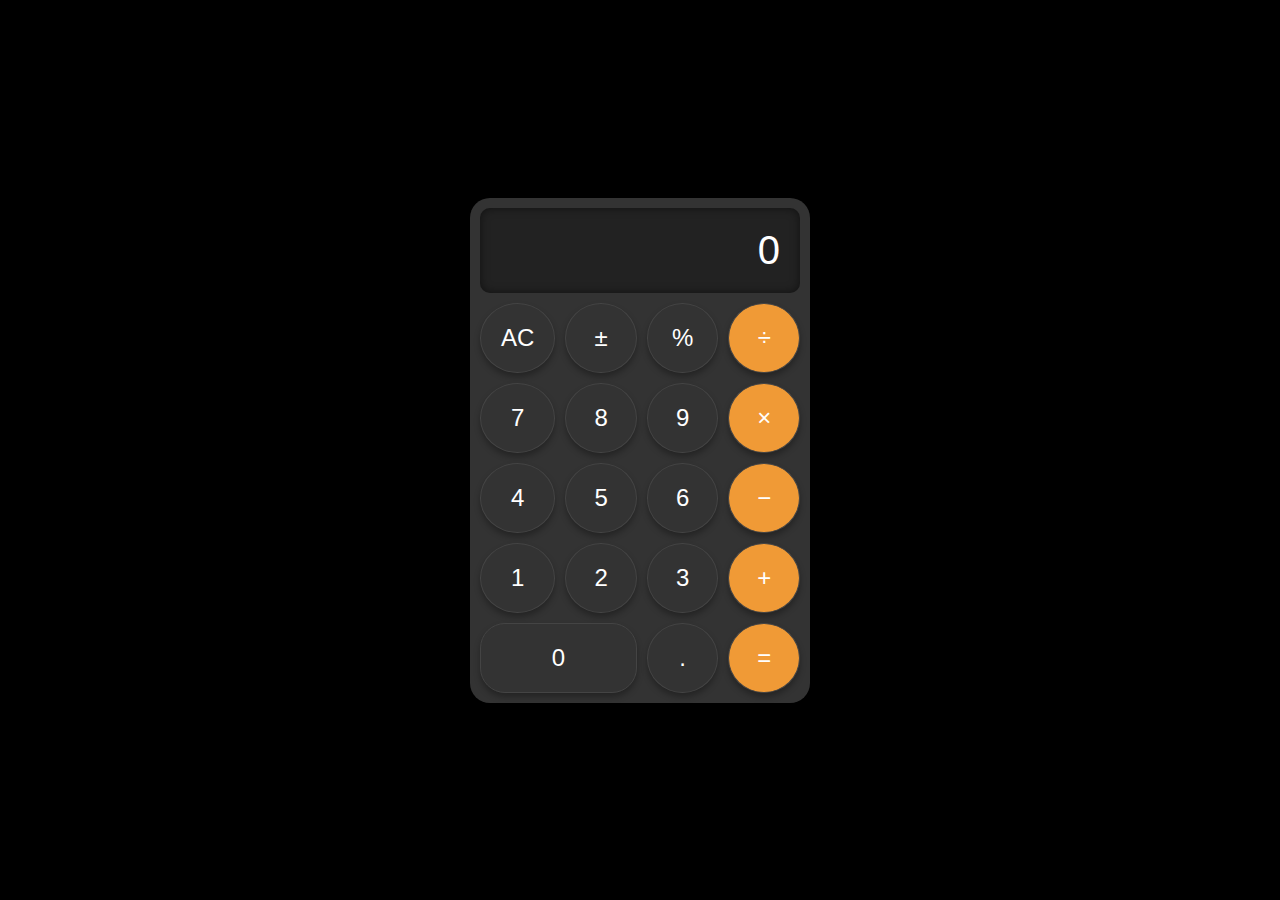
<file: CALCULATOR/index.html>
<!DOCTYPE html>
<html lang="en">
<head>
    <meta charset="UTF-8">
    <meta name="viewport" content="width=device-width, initial-scale=1.0">
    <title>iPhone Calculator</title>
    <link rel="stylesheet" href="style.css">
    <link rel="icon" href="calculator.png">
</head>
<body>
    <div class="calculator">
        <div class="display" id="display">0</div>
        <div class="buttons">
            <button class="button" onclick="clearDisplay()">AC</button>
            <button class="button" onclick="appendCharacter('')">±</button>
            <button class="button" onclick="appendCharacter('%')">%</button>
            <button class="button operator" onclick="appendOperator('/')">÷</button>

            <button class="button" onclick="appendCharacter('7')">7</button>
            <button class="button" onclick="appendCharacter('8')">8</button>
            <button class="button" onclick="appendCharacter('9')">9</button>
            <button class="button operator" onclick="appendOperator('*')">×</button>

            <button class="button" onclick="appendCharacter('4')">4</button>
            <button class="button" onclick="appendCharacter('5')">5</button>
            <button class="button" onclick="appendCharacter('6')">6</button>
            <button class="button operator" onclick="appendOperator('-')">−</button>

            <button class="button" onclick="appendCharacter('1')">1</button>
            <button class="button" onclick="appendCharacter('2')">2</button>
            <button class="button" onclick="appendCharacter('3')">3</button>
            <button class="button operator" onclick="appendOperator('+')">+</button>

            <button class="button zero" onclick="appendCharacter('0')">0</button>
            <button class="button" onclick="appendCharacter('.')">.</button>
            <button class="button operator" onclick="evaluateExpression()">=</button>
        </div>
    </div>
    <script src="script.js"></script>
</body>
</html>
</file>
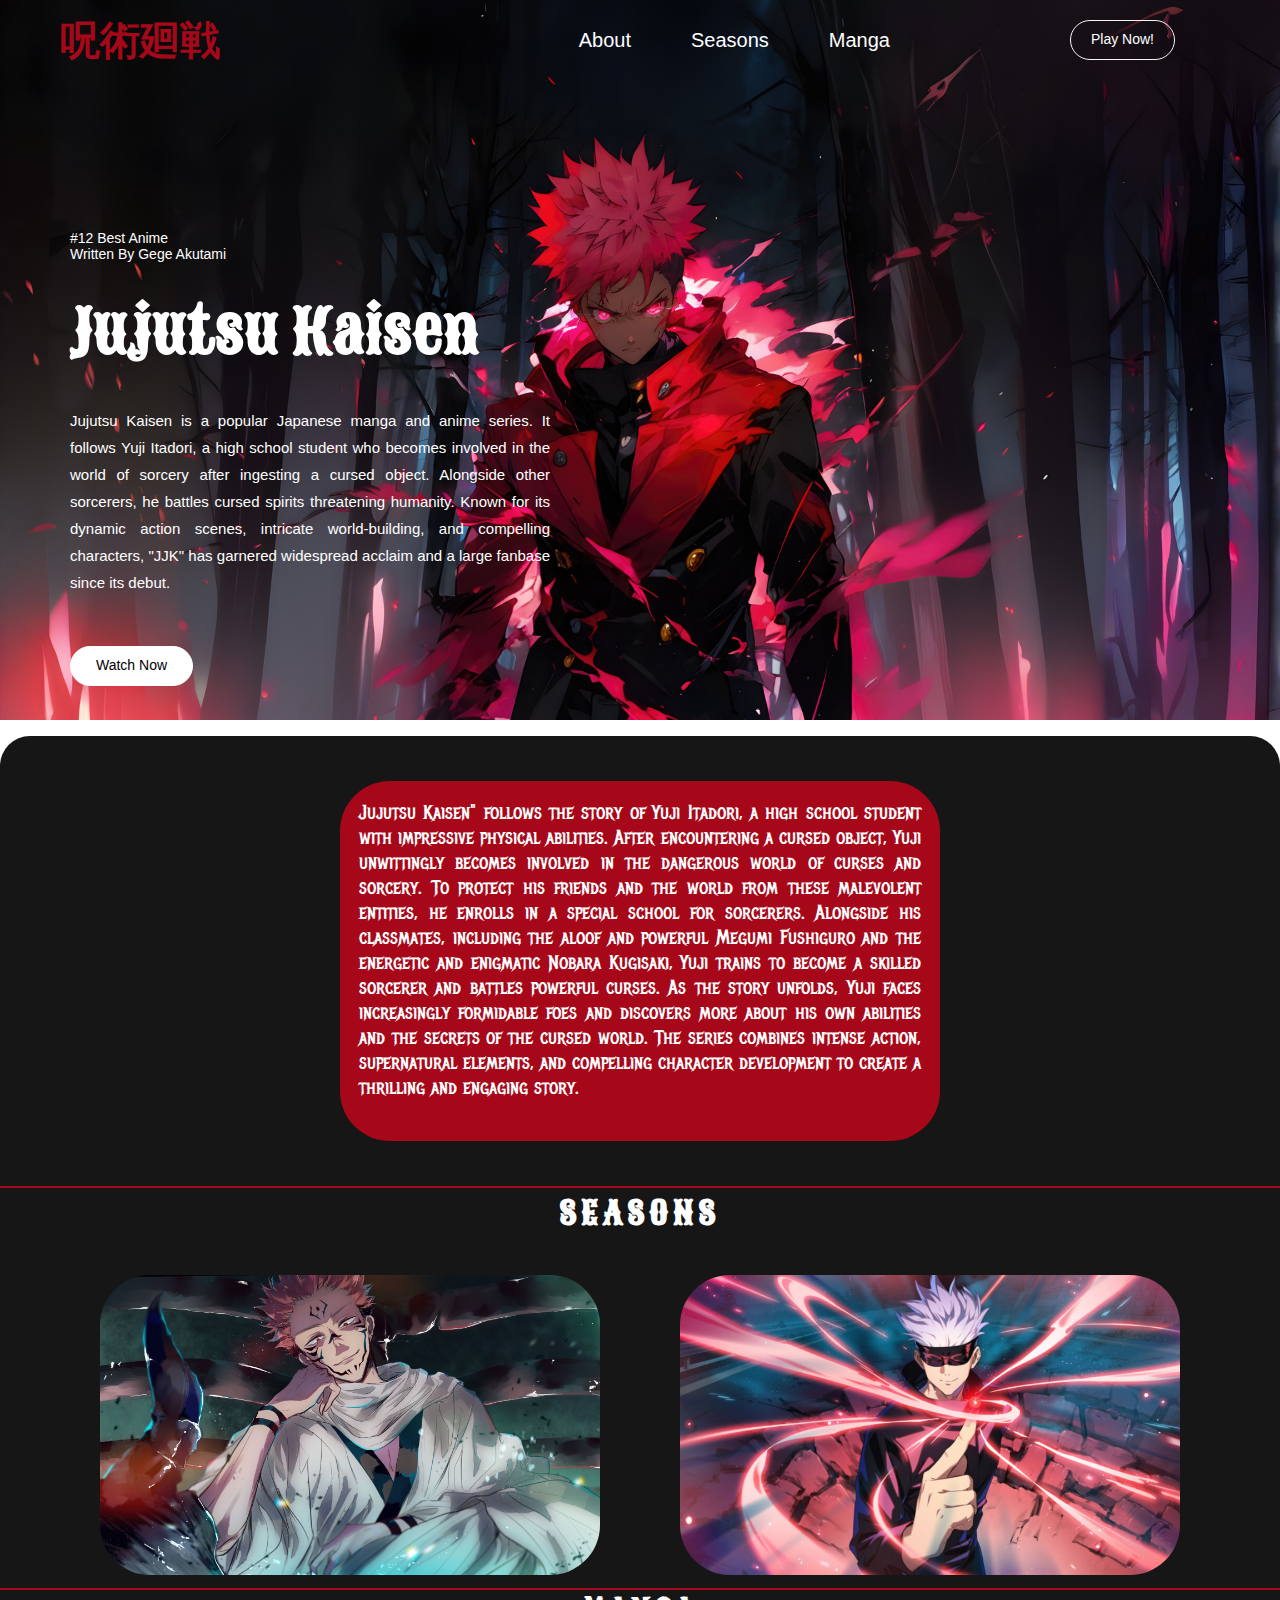
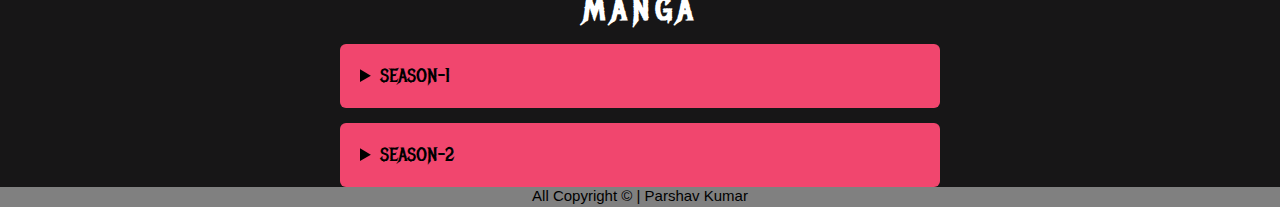
<file: LANDING PAGE/index.html>
<!DOCTYPE html>
<html lang="en">
<head>
    <meta charset="UTF-8">
    <meta name="viewport" content="width=device-width, initial-scale=1.0">
    <link rel="stylesheet" href="style.css">
    <link rel="icon" href="Images/icon.png">
    <title>LANDING PAGE | ANIME </title>
</head>
<body>
    <div class="navbar">
        <h2 class="logo">呪術廻戦</h2>
        <ul class="navigation">
            <li><a href="#About">About</a></li>
            <li><a href="#Seasons">Seasons</a></li>
            <li><a href="#Manga">Manga</a></li>
            <li class="button"><a href="#">Play Now!</a></li>
        </ul>
    </div>

    <div class="cntnt">
        <div class="mn_txt">
            <h6>#12 Best Anime <br>Written By Gege Akutami</h6>
                <h1>Jujutsu Kaisen</h1>
                <p>Jujutsu Kaisen is a popular Japanese manga and anime series. It follows Yuji Itadori, a high school student who becomes involved in the world of sorcery after ingesting a cursed object. Alongside other sorcerers, he battles cursed spirits threatening humanity. Known for its dynamic action scenes, intricate world-building, and compelling characters, "JJK" has garnered widespread acclaim and a large fanbase since its debut.</p>
                <a href="https://hianime.to/watch/jujutsu-kaisen-tv-534?ep=10789" target="_blank">Watch Now</a>
        </div>
    </div>




    <div class="outer-about">
        <div id="About">
            <p>Jujutsu Kaisen" follows the story of Yuji Itadori, a high school student with impressive physical abilities. After encountering a cursed object, Yuji unwittingly becomes involved in the dangerous world of curses and sorcery. To protect his friends and the world from these malevolent entities, he enrolls in a special school for sorcerers. Alongside his classmates, including the aloof and powerful Megumi Fushiguro and the energetic and enigmatic Nobara Kugisaki, Yuji trains to become a skilled sorcerer and battles powerful curses. As the story unfolds, Yuji faces increasingly formidable foes and discovers more about his own abilities and the secrets of the cursed world. The series combines intense action, supernatural elements, and compelling character development to create a thrilling and engaging story.
            </p>
        </div>
    </div>


    <hr>

    <div id="Seasons"> 
        <h1>SEASONS</h1>
        <div id="season1">
            <div class="text1">
                <h3>SEASON-1</h3>
                <p>Yuji Itadori, a high school student with incredible physical abilities. After a chain of events, Yuji swallows a cursed object called Sukuna's finger, which leads him into the world of jujutsu sorcerers, who fight curses threatening humanity. Yuji joins Tokyo Metropolitan Curse Technical College (Jujutsu High) to become a jujutsu sorcerer and control Sukuna's power.
                </p>
            </div>
        </div>


        <div id="season2">
            <div class="text2">
                <h3>SEASON-2</h3>
                <p>delve deeper into the world of jujutsu sorcerers as the conflict between the Tokyo and Kyoto sister schools escalates. The Kyoto sister school challenges Jujutsu High to a series of battles to determine the strength and leadership of the two schools. These clashes not only showcase the abilities of various sorcerers but also explore their personalities and motivations. </p>
            </div>
        </div>
    </div>
    

    <hr>

    <div id="Manga">
        <h3>MANGA</h3>
        <details>
            <summary>SEASON-1</summary>
            <ul>
                <li><a href="https://ww2.jujustukaisen.com/manga/jujutsu-kaisen-chapter-1/" target="_blank">Chapter-1</a></li>
                <li><a href="https://ww2.jujustukaisen.com/manga/jujustu-kaisen-chapter-2/" target="_blank">Chapter-2</a></li>
                <li><a href="https://ww2.jujustukaisen.com/manga/jujustu-kaisen-chapter-3/" target="_blank">Chapter-3</a></li>
                <li><a href="https://ww2.jujustukaisen.com/manga/jujustu-kaisen-chapter-4/" target="_blank">Chapter-4</a></li>
                <li><a href="https://ww2.jujustukaisen.com/manga/jujustu-kaisen-chapter-5/" target="_blank">Chapter-5</a></li>
            </ul>
        </details>


        <details>
            <summary>SEASON-2</summary>
            <ul>
                <li><a href="https://ww2.jujustukaisen.com/manga/jujustu-kaisen-chapter-6/" target="_blank">Chapter-6</a></li>
                <li><a href="https://ww2.jujustukaisen.com/manga/jujutsu-kaisen-chapter-7/" target="_blank">Chapter-7</a></li>
                <li><a href="https://ww2.jujustukaisen.com/manga/jujustu-kaisen-chapter-8/" target="_blank">Chapter-8</a></li>
                <li><a href="https://ww2.jujustukaisen.com/manga/jujustu-kaisen-chapter-9/" target="_blank">Chapter-9</a></li>
                <li><a href="https://ww2.jujustukaisen.com/manga/jujustu-kaisen-chapter-10/" target="_blank">Chapter-10</a></li>
            </ul>
        </details>

    </div>

    <footer>All Copyright &copy | Parshav Kumar</footer>

</body>
</html>
</file>
<file: CALCULATOR/style.css>
body {
    display: flex;
    justify-content: center;
    align-items: center;
    height: 100vh;
    background-color: #000;
    margin: 0;
    font-family: 'Helvetica Neue', sans-serif;
}

.calculator {
    width: 320px;
    border-radius: 20px;
    overflow: hidden;
    background-color: #333;
    box-shadow: 0px 0px 10px rgba(0, 0, 0, 0.5);
    padding: 10px;
}

.display {
    background-color: #222;
    color: white;
    text-align: right;
    padding: 20px;
    font-size: 2.5em;
    box-sizing: border-box;
    border-radius: 10px;
    margin-bottom: 10px;
    box-shadow: inset 0px 0px 10px rgba(0, 0, 0, 0.5);
}

.buttons {
    display: grid;
    grid-template-columns: repeat(4, 1fr);
    gap: 10px;
}

.button {
    background-color: #333;
    border: 1px solid #444;
    color: white;
    font-size: 1.5em;
    padding: 20px;
    cursor: pointer;
    outline: none;
    transition: background-color 0.2s, box-shadow 0.2s;
    border-radius: 50%;
    display: flex;
    justify-content: center;
    align-items: center;
    box-shadow: 0px 4px 6px rgba(0, 0, 0, 0.3);
}

.button:hover {
    box-shadow: 0px 6px 8px rgba(0, 0, 0, 0.4);
}

.button:active {
    background-color: #555;
    box-shadow: 0px 2px 4px rgba(0, 0, 0, 0.2);
}

.button.zero {
    grid-column: span 2;
    border-radius: 25px; /* Adjusted for larger button */
}

.operator {
    background-color: #f09a36;
    color: white;
}

.operator:hover {
    box-shadow: 0px 6px 8px rgba(0, 0, 0, 0.4);
}

.operator:active {
    background-color: #d87b24;
    box-shadow: 0px 2px 4px rgba(0, 0, 0, 0.2);
}
</file>
<file: LANDING PAGE/style.css>
@import url('https://fonts.googleapis.com/css2?family=Sancreek&display=swap');
@import url('https://fonts.googleapis.com/css2?family=Metal+Mania&display=swap');


*{
    padding: 0;
    margin: 0;
    border: border-box;
    font-family: sans-serif;
    scroll-behavior: smooth;
}

html{
    scroll-behavior: smooth;
}

body{
    background-image: url(Images/background.jpg);
    background-repeat: no-repeat;
    background-size: contain;
}

.logo{
    color: #a6081a;
    margin: 0 50px;
    font-size: 40px;
    animation: slideRight 0.8s;
}


.navbar{
    border-bottom: 10px solid transparent;
    border-radius: 10%;
    height: 60px;
    background-color: transparent;
    justify-content: space-between;
    display: flex;
    padding: 10px;
    align-items: center;
}

.navigation{
    display: flex;
    position: relative;
    right: 15px;
    list-style-type: none;
    text-decoration: none;
    margin: 50px;
}

.navigation li{
    display: flex;
    justify-content: center;
    align-items: center;
}

.navigation a{
    display: inline-block;
    margin: 0 30px;
    color: white;
    text-decoration: none;
    font-size: 20px;
    animation: slideDown 1.5s;
}

.navigation li:not(:last-child) a:hover,
.navigation li:not(:last-child) a:focus{
    color: #a6081a;
    transition: 0.4s;
}

.navigation .button a{
    background: transparent;
    color:white ;
    border: 1px solid #f5f5f5;
    padding: 9px 20px;
    border-radius: 30px;
    line-height: 1.4;
    font-size: 14px;
    font-weight: 500;
    margin-left: 150px;
}

.navigation .button a:hover{
    color: white;
    background-color: #a6081a;
    transition: 0.8s;
}

.cntnt{
    padding-top: 140px;
}


.mn_txt{
    position: relative;
    z-index: 2;
    margin-bottom: 50px;
    margin-left: 70px;
}

h6{
    font-size: 14px;
    font-weight: 400;
    color: white;
    margin-bottom: 40px;
    animation: appear 1s;
}

 h1{
    font-size: 60px;
    line-height: 1;
    color: white;
    margin: 0px 0px 45px;
    font-family: "Sancreek", serif;
    animation: appear 1.5s;
}


.mn_txt p{
    text-align: justify;
    max-width: 100%;
    width: 480px;
    color: white;
    line-height: 1.8;
    font-size: 15px;
    margin-bottom: 50px;
    animation: appear 1.8s;
}

.mn_txt a{
    display: inline-block;
    text-decoration: none;
    color: black;
    background: white;
    border: 1px solid white;
    padding: 9px 25px;
    line-height: 1.4;
    border-radius: 30px;
    font-size: 14px;
    font-weight: 500;
    animation: appear 1.8s;
}


.cntnt .mn_txt a:hover{
    transform: scale(1.2);
    border: 1px solid white;
    background: transparent;
    color: white;
    transition: .4s;
}


.outer-about{
    background: rgb(23, 22, 22);
    display: flex;
    align-items: center;
    justify-content: center;
    height: 450px;
    border-top-left-radius: 30px;
    border-top-right-radius: 30px;
}


#About{
    background-color: #a6081a;
    margin-top: 50px;
    text-align: justify;
    margin: auto;
    height: 360px;
    width: 600px;
    border-radius: 50px;
    color: white;
    animation: appear linear;
    animation-timeline: view();
    animation-range: entry 0 cover 40%;
}

#About p{
    font-family: "Metal Mania", system-ui;
    margin: auto;
    display: flex;
    align-items: center;
    justify-content: center;
    text-align: justify;
    font-size: 20px;
    font-weight: 100;
    padding: 19px;
}

hr{
    border: 1px solid #a6081a;
}


#Seasons{
    padding: 0 100px;
    height: 400px;
    background: rgb(23, 22, 22);
}

#Seasons h1{
    color: white;
    padding: 10px 0 0 0;
    text-align: center;
    font-size: 32px;
    letter-spacing: 5px;
}


/* SEASON-1 IMG CSS STARTS HERE */


#season1{
    height: 300px;
    width: 500px;
    background-image: url(Images/season1.jpg);
    background-size: cover;
    display: inline-block;
    position: relative;
    overflow: hidden;
    border-radius: 50px;
    animation: slideRight linear;
    animation-timeline: view();
    animation-range: entry 0 cover 40%;
}
    
.text1{
    background-color: rgba(0, 0, 0, 0.8);
    height: 100%;
    width: 100%;
    position: absolute;
    color: white;
    padding: 20px;
    box-sizing: border-box;
    top: 0;
    left: -100%;
    transition: all 0.5s;
}

.text1 p{
    padding: 15px 0;
    font-family: "Metal Mania", system-ui;
    text-align: justify;
    font-size: 20px;
}

.text1 h3{
    font-family: "Metal Mania", system-ui;
    text-align: center;
}

#season1:hover .text1{
    left: 0;
}


/* SEASON-2 IMG CSS STARTS HERE */
    
#season2{
    height: 300px;
    width: 500px;
    background-image: url(Images/season2.jpg);
    background-size: cover;
    float: right;
    border-radius: 50px;
    box-sizing: border-box;
    overflow: hidden;
    position: relative;
    animation: slideLeft linear;
    animation-timeline: view();
    animation-range: entry 0 cover 40%;
}

.text2{
    background-color: rgba(0, 0, 0, 0.8);
    height: 100%;
    width: 100%;
    position: absolute;
    color: white;
    padding: 20px;
    box-sizing: border-box;
    top: 0;
    left: -100%;
    transition: all 0.5s;
}

.text2 p{
    padding: 15px 0;
    font-family: "Metal Mania", system-ui;
    text-align: justify;
    font-size: 20px;
}

.text2 h3{
    font-family: "Metal Mania", system-ui;
    text-align: center;
}

#season2:hover .text2{
    left: 0;
}


#Manga{
    height: 100%;
    background-color: rgb(23, 22, 23);
}

#Manga h3{
    text-align: center;
    font-size: 32px;
    color: white;
    font-family: "Metal Mania", system-ui;
    letter-spacing: 5px;
}

details{
    background-color: transparent;
    width: 600px;
    margin: auto;
    margin-bottom: 0px;
    margin-top: 15px;
}

details li{
    list-style-type: none;
    padding: 0 25px;
}

details a{
    color: white;
    text-decoration: none;
    font-size: 20px;
    line-height: 50px;
    font-family: "Sancreek", serif;
}


details a:hover{
    color: #a6081a;
    transition: all 0.3s ease-in;
}
    
summary{
    background-color: #f1466e;
    border-radius: 6px;
    padding: 20px;
    font-size: larger;
    font-family: "Metal Mania", system-ui;
}

details[open] summary ~ *{
    animation: swipe 0.5s linear;
}

footer{
    text-align: center;
    font-size: 15px ;
    background-color: gray;
    height: 20px;
}


/* ALL ANIMATIONS STARTS HERE */
@keyframes appear {
    from{
        opacity: 0;
        scale: 0.5;
    }

    to{
        opacity: 1;
        scale: 1;
    }
}

@keyframes slideRight {
    from {
        transform: translateX(-100%);
    }
    to {
        transform: translateX(0%);
    }
}

@keyframes slideLeft {
    from {
        transform: translateX(100%);
    }
    to {
        transform: translateX(0%);
    }
}



@keyframes slideDown {
    from {
        transform: translateY(-100%);
        opacity: 0;
    }
    to {
        transform: translateY(0%);
        opacity: 1;
    }
}


@keyframes swipe {
    from{
        opacity: 0;
        margin-top: -10px;
    }

    to{
        opacity: 1;
        margin-top: 0;
    }
    
}
</file>
